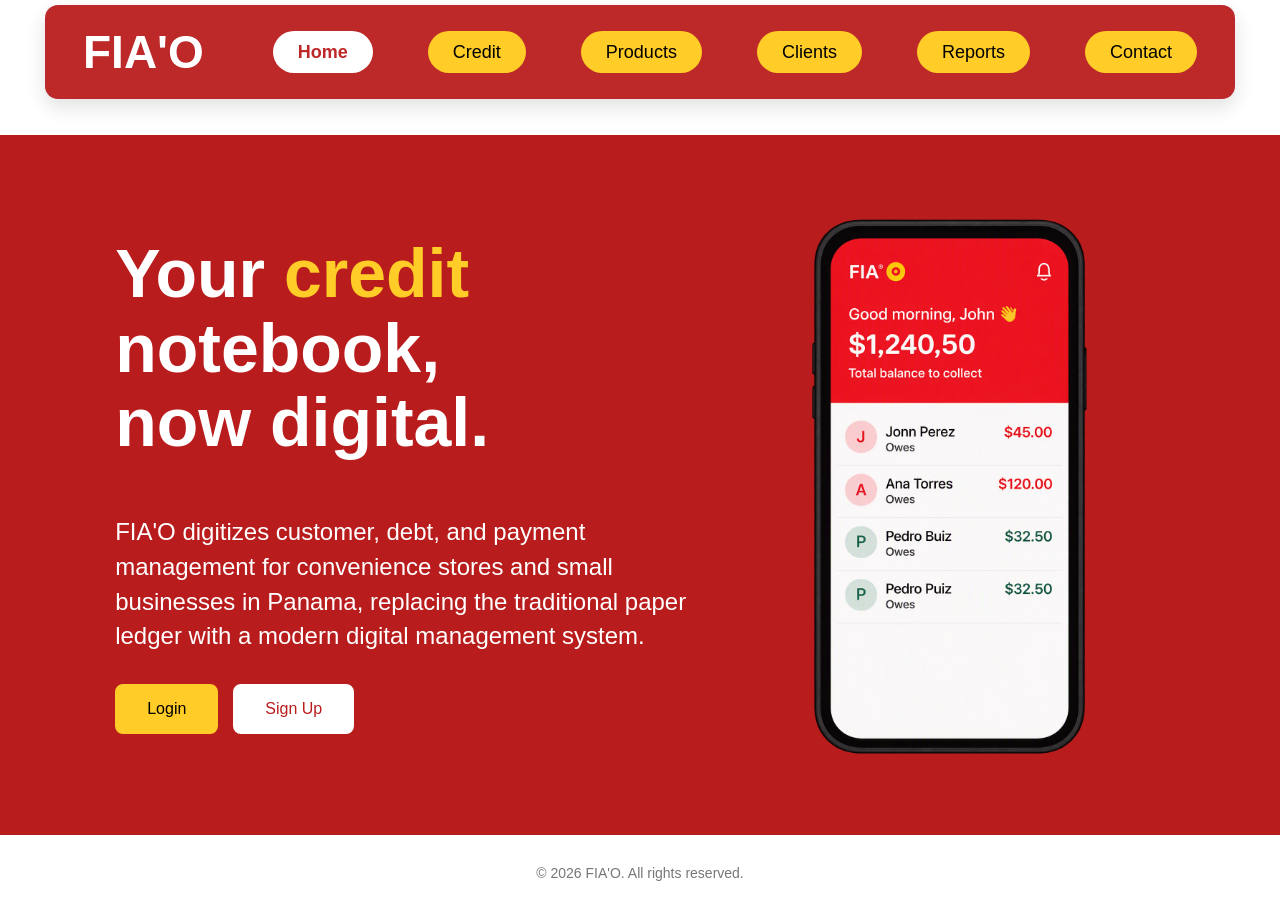
<file: index.html>
<!DOCTYPE html>
<html lang="en">

<head>
    <meta charset="UTF-8">
    <meta name="viewport" content="width=device-width, initial-scale=1.0">

    <title>FIA'O | Your credit notebook, now digital</title>

    <link rel="stylesheet" href="style.css">
</head>

<body>

    <!-- NAVBAR -->
    <nav class="navbar">

        <div class="logo">
            FIA'O
        </div>

        <ul class="menu">
            <li><a href="index.html">Home</a></li>
            <li><a href="credit.html">Credit</a></li>
            <li><a href="products.html">Products</a></li>
            <li><a href="clients.html">Clients</a></li>
            <li><a href="reports.html">Reports</a></li>
            <li><a href="contact.html">Contact</a></li>
        </ul>

    </nav>

    <!-- HERO -->
    <main class="hero">

        <div class="hero-text">

            <h1>
                Your <span>credit</span><br>
                notebook,<br>
                now digital.
            </h1>

            <p>
                FIA'O digitizes customer, debt, and payment management for convenience stores and small businesses in Panama, replacing the traditional paper ledger with a modern digital management system.
            </p>

            <div class="buttons">
                <button class="login" id="loginBtn">Login</button>
                <button class="signup" id="signupBtn">Sign Up</button>
            </div>

        </div>

        <!-- FIA'O IMAGE -->
        <div class="hero-image">
            <img src="FIA'O.png.png" alt="FIA'O mobile app">
        </div>

    </main>

    <!-- REGISTER POPUP -->
    <div class="modal" id="registerModal">

        <div class="modal-content">

            <span class="close" id="closeModal">&times;</span>

            <h2>Create your account</h2>
            <p class="modal-subtitle">Complete the form to get started</p>

            <form id="registerForm">

                <input type="text" placeholder="Full Name" required>

                <input type="email" placeholder="Email Address" required>

                <input type="text" placeholder="Phone Number" required>

                <input type="text" placeholder="Business Name" required>

                <input type="password" placeholder="Password" required>

                <input type="password" placeholder="Confirm Password" required>

                <button type="submit" class="modal-btn">Create My Account</button>

            </form>

        </div>

    </div>

    <!-- FOOTER -->
    <footer>
        <p>© 2026 FIA'O. All rights reserved.</p>
    </footer>

    <script src="script.js"></script>

</body>

</html>
</file>
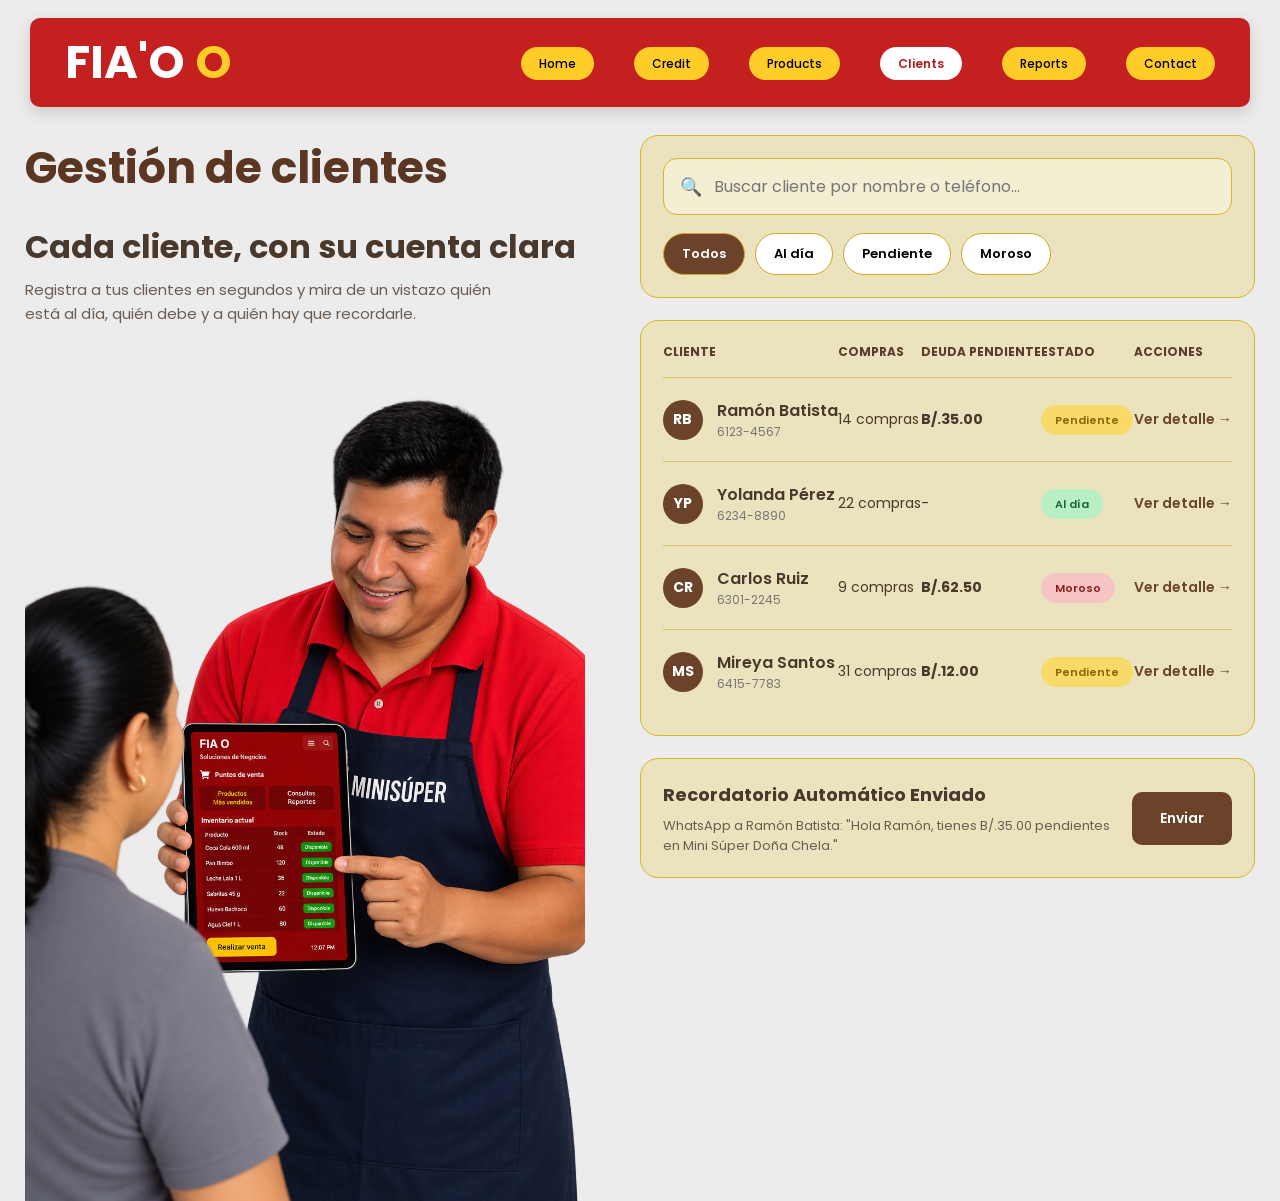
<file: clients.html>
<!DOCTYPE html>
<html lang="en">
<head>
    <meta charset="UTF-8">
    <meta name="viewport" content="width=device-width, initial-scale=1.0">
    <title>FIA'O | Clients</title>

    <!-- Fuente -->
    <link rel="preconnect" href="https://fonts.googleapis.com">
    <link rel="preconnect" href="https://fonts.gstatic.com" crossorigin>
    <link href="https://fonts.googleapis.com/css2?family=Poppins:wght@400;500;600;700;800&display=swap" rel="stylesheet">

    <link rel="stylesheet" href="clients.css">
</head>

<body>

    <!-- NAVBAR -->
    <nav class="navbar">

        <div class="logo">
            FIA'O
        </div>

        <ul class="menu">
            <li><a href="index.html">Home</a></li>
            <li><a href="credit.html">Credit</a></li>
            <li><a href="products.html">Products</a></li>
            <li><a href="clients.html" class="active">Clients</a></li>
            <li><a href="reports.html">Reports</a></li>
            <li><a href="contact.html">Contact</a></li>
        </ul>

    </nav>

    <!-- MAIN -->
    <main class="clients-page">

        <div class="layout">

            <!-- LEFT -->
            <section class="hero">

                <h1>Gestión de clientes</h1>

                <h2>Cada cliente, con su cuenta clara</h2>

                <p>
                    Registra a tus clientes en segundos y mira de un vistazo quién está al día,
                    quién debe y a quién hay que recordarle.
                </p>

                <img src="fiao.pgn.png" alt="FIA'O">

            </section>

            <!-- RIGHT -->
            <section class="panel">

                <!-- SEARCH -->
                <div class="card search-card">

                    <div class="search-box">
                        🔍
                        <input type="text" placeholder="Buscar cliente por nombre o teléfono...">
                    </div>

                    <div class="filters">
                        <button class="selected">Todos</button>
                        <button>Al día</button>
                        <button>Pendiente</button>
                        <button>Moroso</button>
                    </div>

                </div>

                <!-- TABLE -->
                <div class="card table-card">

                    <table>

                        <thead>

                            <tr>
                                <th>CLIENTE</th>
                                <th>COMPRAS</th>
                                <th>DEUDA PENDIENTE</th>
                                <th>ESTADO</th>
                                <th>ACCIONES</th>
                            </tr>

                        </thead>

                        <tbody>

                            <tr>

                                <td class="client-cell">

                                    <div class="avatar">RB</div>

                                    <div>
                                        <strong>Ramón Batista</strong>
                                        <span>6123-4567</span>
                                    </div>

                                </td>

                                <td>14 compras</td>

                                <td><strong>B/.35.00</strong></td>

                                <td><span class="badge pending">Pendiente</span></td>

                                <td><a href="#">Ver detalle →</a></td>

                            </tr>

                            <tr>

                                <td class="client-cell">

                                    <div class="avatar">YP</div>

                                    <div>
                                        <strong>Yolanda Pérez</strong>
                                        <span>6234-8890</span>
                                    </div>

                                </td>

                                <td>22 compras</td>

                                <td>-</td>

                                <td><span class="badge paid">Al día</span></td>

                                <td><a href="#">Ver detalle →</a></td>

                            </tr>

                            <tr>

                                <td class="client-cell">

                                    <div class="avatar">CR</div>

                                    <div>
                                        <strong>Carlos Ruiz</strong>
                                        <span>6301-2245</span>
                                    </div>

                                </td>

                                <td>9 compras</td>

                                <td><strong>B/.62.50</strong></td>

                                <td><span class="badge overdue">Moroso</span></td>

                                <td><a href="#">Ver detalle →</a></td>

                            </tr>

                            <tr>

                                <td class="client-cell">

                                    <div class="avatar">MS</div>

                                    <div>
                                        <strong>Mireya Santos</strong>
                                        <span>6415-7783</span>
                                    </div>

                                </td>

                                <td>31 compras</td>

                                <td><strong>B/.12.00</strong></td>

                                <td><span class="badge pending">Pendiente</span></td>

                                <td><a href="#">Ver detalle →</a></td>

                            </tr>

                        </tbody>

                    </table>

                </div>

                <!-- REMINDER -->
                <div class="card reminder">

                    <div>

                        <h3>Recordatorio Automático Enviado</h3>

                        <p>
                            WhatsApp a Ramón Batista:
                            "Hola Ramón, tienes B/.35.00 pendientes en Mini Súper Doña Chela."
                        </p>

                    </div>

                    <button>Enviar</button>

                </div>

            </section>

        </div>

    </main>

</body>
</html>
</file>
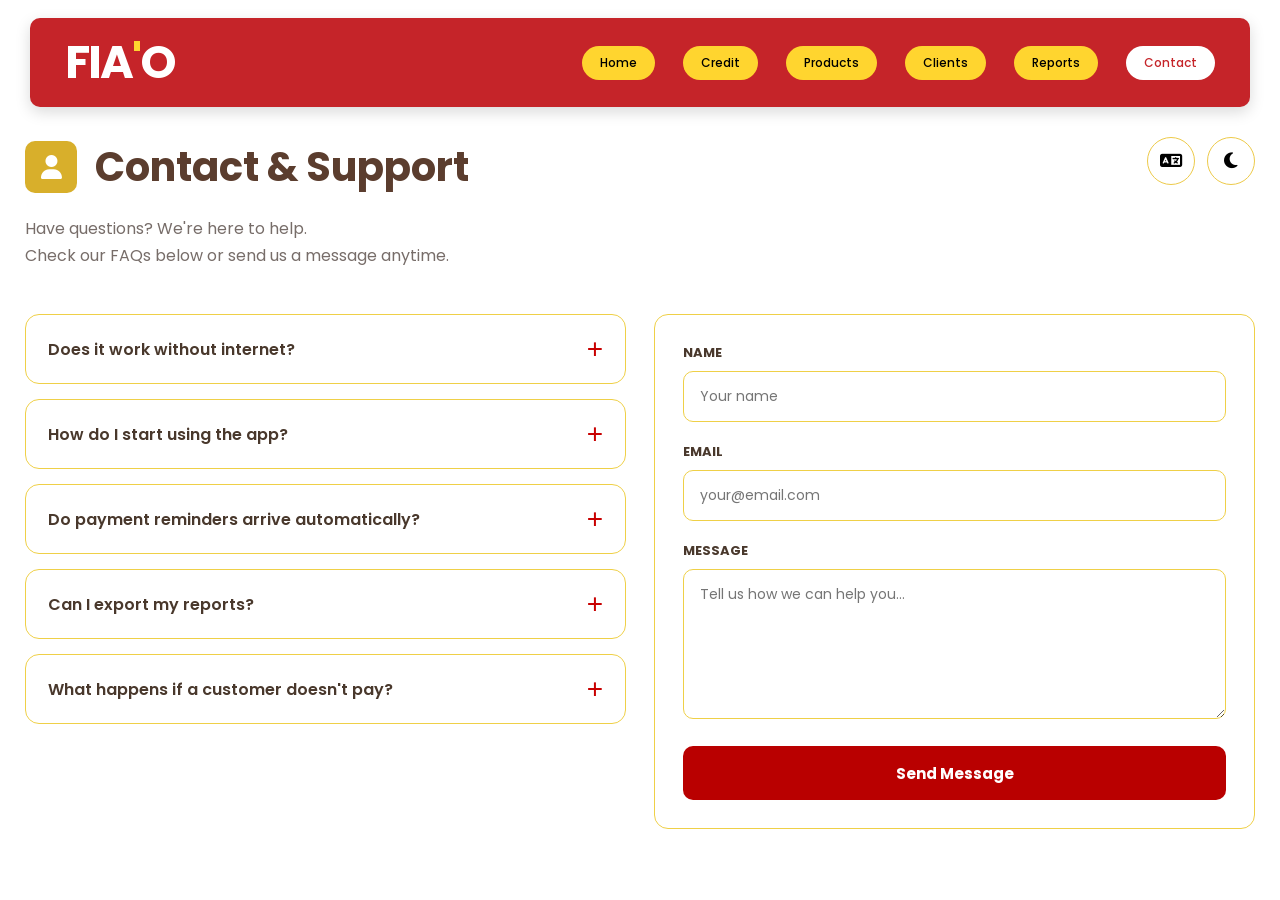
<file: contact.html>
<!DOCTYPE html>
<html lang="en">
<head>
    <meta charset="UTF-8">
    <meta name="viewport" content="width=device-width, initial-scale=1.0">

    <title>FIA'O | Contact & Support</title>

    <link rel="preconnect" href="https://fonts.googleapis.com">
    <link rel="preconnect" href="https://fonts.gstatic.com" crossorigin>

    <link href="https://fonts.googleapis.com/css2?family=Poppins:wght@400;500;600;700;800&display=swap" rel="stylesheet">

    <link rel="stylesheet"
        href="https://cdnjs.cloudflare.com/ajax/libs/font-awesome/6.5.2/css/all.min.css">

    <link rel="stylesheet" href="contact.css">
</head>

<body>

    <!-- NAVBAR -->

    <header class="navbar">

        <div class="logo">FIA<span>'</span>O</div>

        <nav class="nav-links">

            <a href="index.html">Home</a>
            <a href="credit.html">Credit</a>
            <a href="products.html">Products</a>
            <a href="clients.html">Clients</a>
            <a href="reports.html">Reports</a>
            <a href="contact.html" class="active">Contact</a>

        </nav>

    </header>

    <!-- MAIN -->

    <main class="container">

        <div class="top-section">

            <div>

                <div class="title-area">

                    <div class="title-icon">
                        <i class="fa-solid fa-user"></i>
                    </div>

                    <h1>Contact & Support</h1>

                </div>

                <div class="description">
                    Have questions? We're here to help.<br>
                    Check our FAQs below or send us a message anytime.
                </div>

            </div>

            <div class="settings">

                <button class="setting-btn">
                    <i class="fa-solid fa-language"></i>
                </button>

                <button class="setting-btn">
                    <i class="fa-solid fa-moon"></i>
                </button>

            </div>

        </div>

        <section class="content">

            <!-- FAQ -->

            <div class="faq-section">

                <div class="faq-item">
                    <span>Does it work without internet?</span>
                    <button>+</button>
                </div>

                <div class="faq-item">
                    <span>How do I start using the app?</span>
                    <button>+</button>
                </div>

                <div class="faq-item">
                    <span>Do payment reminders arrive automatically?</span>
                    <button>+</button>
                </div>

                <div class="faq-item">
                    <span>Can I export my reports?</span>
                    <button>+</button>
                </div>

                <div class="faq-item">
                    <span>What happens if a customer doesn't pay?</span>
                    <button>+</button>
                </div>

            </div>

            <!-- FORM -->

            <div class="form-section">

                <form>

                    <div class="form-group">
                        <label>NAME</label>
                        <input type="text" placeholder="Your name">
                    </div>

                    <div class="form-group">
                        <label>EMAIL</label>
                        <input type="email" placeholder="your@email.com">
                    </div>

                    <div class="form-group">
                        <label>MESSAGE</label>
                        <textarea placeholder="Tell us how we can help you..."></textarea>
                    </div>

                    <button class="send-btn" type="submit">
                        Send Message
                    </button>

                </form>

            </div>

        </section>

    </main>

</body>
</html>
</file>
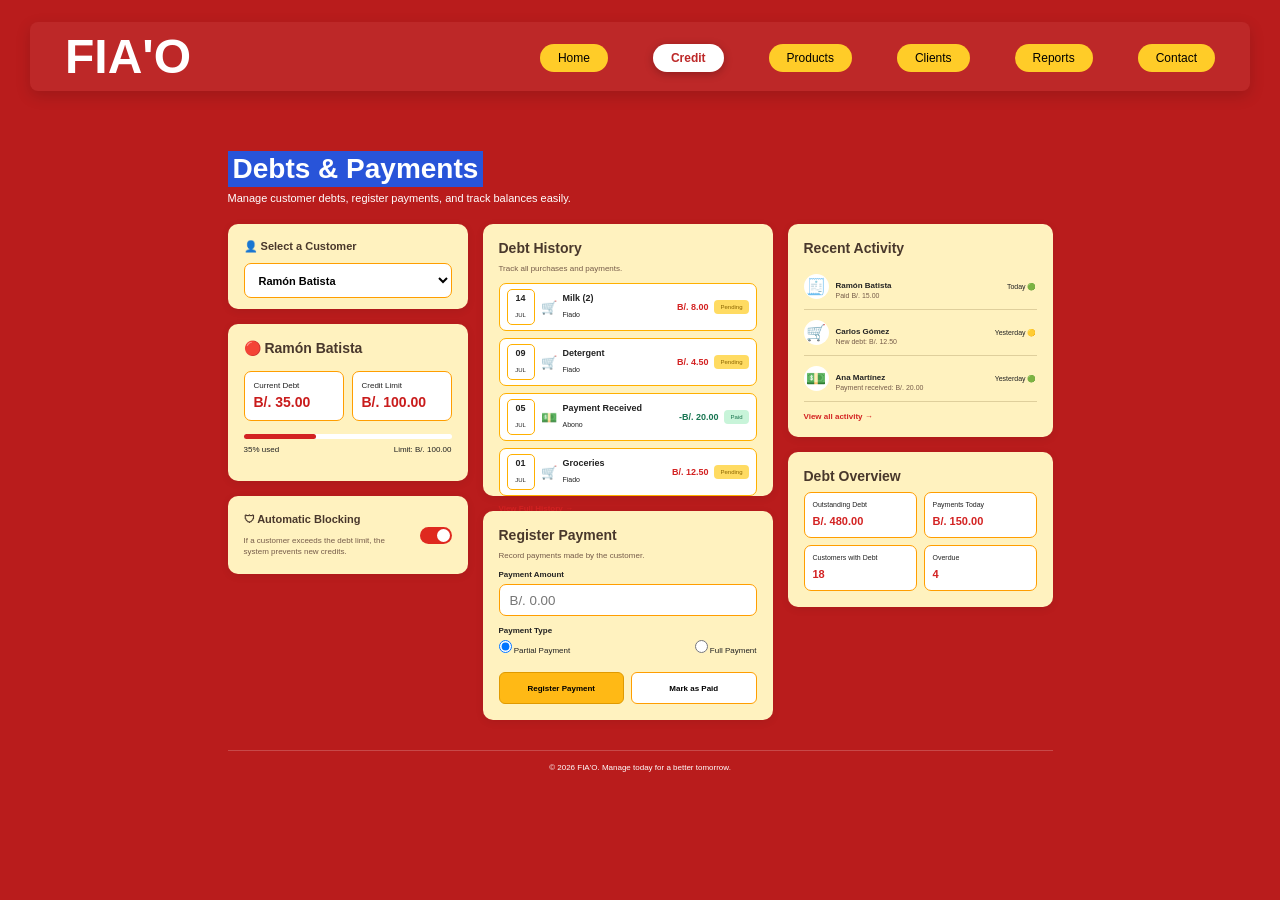
<file: credit.html>
<!DOCTYPE html>
<html lang="en">

<head>
    <meta charset="UTF-8">
    <meta name="viewport" content="width=device-width, initial-scale=1.0">
    <title>FIA'O | Debts & Payments</title>
    <link rel="stylesheet" href="credit.css">
</head>

<body>

    <!-- NAVBAR -->
    <nav class="navbar">

        <div class="logo">
            FIA'O
        </div>

        <ul class="menu">
            <li><a href="index.html">Home</a></li>
            <li><a href="credit.html" class="active">Credit</a></li>
            <li><a href="products.html">Products</a></li>
            <li><a href="clients.html">Clients</a></li>
            <li><a href="reports.html">Reports</a></li>
            <li><a href="contact.html">Contact</a></li>
        </ul>

    </nav>

    <!-- CREDIT PAGE -->
    <main class="credit-page">

        <!-- TITLE -->
        <section class="credit-header">
            <h1>Debts & Payments</h1>

            <p>
                Manage customer debts, register payments, and track balances easily.
            </p>
        </section>

        <!-- DASHBOARD -->
        <section class="dashboard">

            <!-- LEFT COLUMN -->
            <div class="left-column">

                <div class="card customer-select">
                    <h3>👤 Select a Customer</h3>

                    <select>
                        <option>Ramón Batista</option>
                        <option>Carlos Gómez</option>
                        <option>Ana Martínez</option>
                    </select>
                </div>

                <div class="card customer-info">

                    <h2>🔴 Ramón Batista</h2>

                    <div class="info-boxes">

                        <div class="info-box">
                            <span>Current Debt</span>
                            <strong>B/. 35.00</strong>
                        </div>

                        <div class="info-box">
                            <span>Credit Limit</span>
                            <strong>B/. 100.00</strong>
                        </div>

                    </div>

                    <div class="progress">
                        <div class="progress-bar"></div>
                    </div>

                    <div class="limit-text">
                        <span>35% used</span>
                        <span>Limit: B/. 100.00</span>
                    </div>

                </div>

                <div class="card blocking">

                    <div>
                        <h3>🛡 Automatic Blocking</h3>

                        <p>
                            If a customer exceeds the debt limit, the system prevents new credits.
                        </p>
                    </div>

                    <div class="toggle">
                        <div></div>
                    </div>

                </div>

            </div>

            <!-- CENTER COLUMN -->
            <div class="center-column">

                <div class="card debt-history">

                    <h2>Debt History</h2>

                    <p class="small-text">
                        Track all purchases and payments.
                    </p>

                    <div class="history-list">

                        <div class="history-item">

                            <div class="date">
                                <strong>14</strong>
                                <span>JUL</span>
                            </div>

                            <div class="history-icon">🛒</div>

                            <div class="history-name">
                                <strong>Milk (2)</strong>
                                <span>Fiado</span>
                            </div>

                            <strong class="amount red">B/. 8.00</strong>

                            <span class="status pending">Pending</span>

                        </div>

                        <div class="history-item">

                            <div class="date">
                                <strong>09</strong>
                                <span>JUL</span>
                            </div>

                            <div class="history-icon">🛒</div>

                            <div class="history-name">
                                <strong>Detergent</strong>
                                <span>Fiado</span>
                            </div>

                            <strong class="amount red">B/. 4.50</strong>

                            <span class="status pending">Pending</span>

                        </div>

                        <div class="history-item">

                            <div class="date">
                                <strong>05</strong>
                                <span>JUL</span>
                            </div>

                            <div class="history-icon">💵</div>

                            <div class="history-name">
                                <strong>Payment Received</strong>
                                <span>Abono</span>
                            </div>

                            <strong class="amount green">-B/. 20.00</strong>

                            <span class="status paid">Paid</span>

                        </div>

                        <div class="history-item">

                            <div class="date">
                                <strong>01</strong>
                                <span>JUL</span>
                            </div>

                            <div class="history-icon">🛒</div>

                            <div class="history-name">
                                <strong>Groceries</strong>
                                <span>Fiado</span>
                            </div>

                            <strong class="amount red">B/. 12.50</strong>

                            <span class="status pending">Pending</span>

                        </div>

                    </div>

                    <button class="history-button">View Full History →</button>

                </div>

                <div class="card register-payment">

                    <h2>Register Payment</h2>

                    <p class="small-text">
                        Record payments made by the customer.
                    </p>

                    <label>Payment Amount</label>

                    <input type="text" placeholder="B/. 0.00">

                    <label>Payment Type</label>

                    <div class="payment-types">

                        <label>
                            <input type="radio" name="payment" checked>
                            Partial Payment
                        </label>

                        <label>
                            <input type="radio" name="payment">
                            Full Payment
                        </label>

                    </div>

                    <div class="payment-buttons">

                        <button class="register-button">
                            Register Payment
                        </button>

                        <button class="paid-button">
                            Mark as Paid
                        </button>

                    </div>

                </div>

            </div>

            <!-- RIGHT COLUMN -->
            <div class="right-column">

                <div class="card recent">

                    <h2>Recent Activity</h2>

                    <div class="activity">

                        <div class="activity-item">

                            <div class="activity-icon">🧾</div>

                            <div>
                                <strong>Ramón Batista</strong>
                                <p>Paid B/. 15.00</p>
                            </div>

                            <span class="activity-time">Today 🟢</span>

                        </div>

                        <div class="activity-item">

                            <div class="activity-icon">🛒</div>

                            <div>
                                <strong>Carlos Gómez</strong>
                                <p>New debt: B/. 12.50</p>
                            </div>

                            <span class="activity-time">Yesterday 🟡</span>

                        </div>

                        <div class="activity-item">

                            <div class="activity-icon">💵</div>

                            <div>
                                <strong>Ana Martínez</strong>
                                <p>Payment received: B/. 20.00</p>
                            </div>

                            <span class="activity-time">Yesterday 🟢</span>

                        </div>

                    </div>

                    <a href="#" class="activity-link">
                        View all activity →
                    </a>

                </div>

                <div class="card overview">

                    <h2>Debt Overview</h2>

                    <div class="overview-grid">

                        <div class="overview-box">
                            <span>Outstanding Debt</span>
                            <strong>B/. 480.00</strong>
                        </div>

                        <div class="overview-box">
                            <span>Payments Today</span>
                            <strong>B/. 150.00</strong>
                        </div>

                        <div class="overview-box">
                            <span>Customers with Debt</span>
                            <strong>18</strong>
                        </div>

                        <div class="overview-box">
                            <span>Overdue</span>
                            <strong>4</strong>
                        </div>

                    </div>

                </div>

            </div>

        </section>

    </main>

    <footer>
        <p>© 2026 FIA'O. Manage today for a better tomorrow.</p>
    </footer>

</body>

</html>
</file>
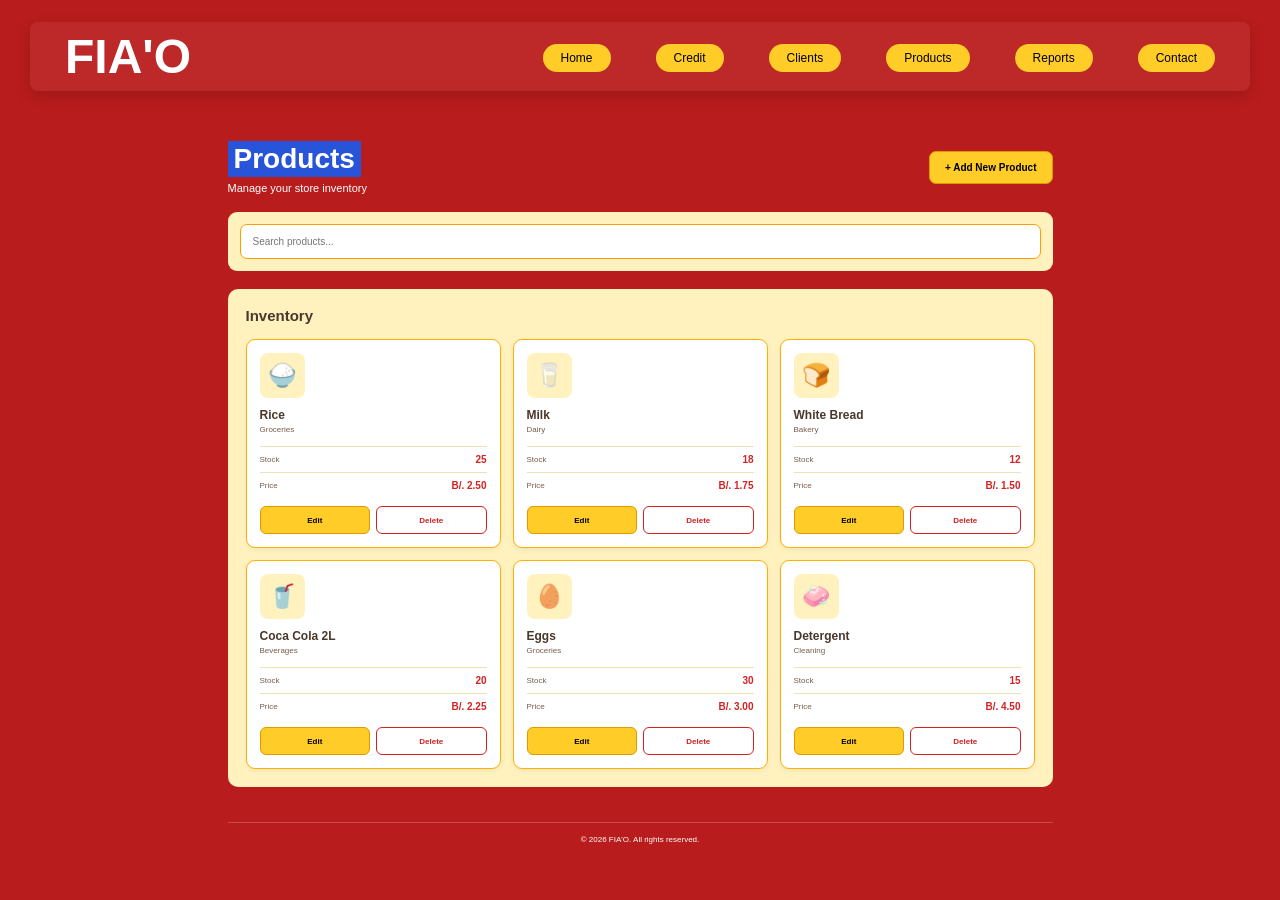
<file: products.html>
<!DOCTYPE html>
<html lang="en">

<head>
    <meta charset="UTF-8">
    <meta name="viewport" content="width=device-width, initial-scale=1.0">

    <title>FIA'O | Products</title>

    <link rel="stylesheet" href="products.css">
</head>

<body>

    <!-- NAVBAR -->
    <nav class="navbar">

        <div class="logo">
            FIA'O
        </div>

        <ul class="menu">
            <li><a href="index.html">Home</a></li>
            <li><a href="credit.html">Credit</a></li>
            <li><a href="#">Clients</a></li>
            <li><a href="products.html">Products</a></li>
            <li><a href="#">Reports</a></li>
            <li><a href="#">Contact</a></li>
        </ul>

    </nav>


    <!-- PRODUCTS PAGE -->
    <main class="products-page">

        <!-- HEADER -->
        <div class="products-header">

            <div>
                <h1>Products</h1>
                <p>Manage your store inventory</p>
            </div>

            <button class="add-product">
                + Add New Product
            </button>

        </div>


        <!-- SEARCH -->
        <div class="search-box">
            <input
                type="text"
                placeholder="Search products..."
            >
        </div>


        <!-- INVENTORY -->
        <section class="inventory">

            <h2>Inventory</h2>

            <div class="product-grid">


                <!-- PRODUCT 1 -->
                <div class="product-card">

                    <div class="product-icon">
                        🍚
                    </div>

                    <h3>Rice</h3>

                    <p class="category">
                        Groceries
                    </p>

                    <div class="product-info">
                        <span>Stock</span>
                        <strong>25</strong>
                    </div>

                    <div class="product-info">
                        <span>Price</span>
                        <strong>B/. 2.50</strong>
                    </div>

                    <div class="product-actions">
                        <button class="edit">
                            Edit
                        </button>

                        <button class="delete">
                            Delete
                        </button>
                    </div>

                </div>


                <!-- PRODUCT 2 -->
                <div class="product-card">

                    <div class="product-icon">
                        🥛
                    </div>

                    <h3>Milk</h3>

                    <p class="category">
                        Dairy
                    </p>

                    <div class="product-info">
                        <span>Stock</span>
                        <strong>18</strong>
                    </div>

                    <div class="product-info">
                        <span>Price</span>
                        <strong>B/. 1.75</strong>
                    </div>

                    <div class="product-actions">
                        <button class="edit">
                            Edit
                        </button>

                        <button class="delete">
                            Delete
                        </button>
                    </div>

                </div>


                <!-- PRODUCT 3 -->
                <div class="product-card">

                    <div class="product-icon">
                        🍞
                    </div>

                    <h3>White Bread</h3>

                    <p class="category">
                        Bakery
                    </p>

                    <div class="product-info">
                        <span>Stock</span>
                        <strong>12</strong>
                    </div>

                    <div class="product-info">
                        <span>Price</span>
                        <strong>B/. 1.50</strong>
                    </div>

                    <div class="product-actions">
                        <button class="edit">
                            Edit
                        </button>

                        <button class="delete">
                            Delete
                        </button>
                    </div>

                </div>


                <!-- PRODUCT 4 -->
                <div class="product-card">

                    <div class="product-icon">
                        🥤
                    </div>

                    <h3>Coca Cola 2L</h3>

                    <p class="category">
                        Beverages
                    </p>

                    <div class="product-info">
                        <span>Stock</span>
                        <strong>20</strong>
                    </div>

                    <div class="product-info">
                        <span>Price</span>
                        <strong>B/. 2.25</strong>
                    </div>

                    <div class="product-actions">
                        <button class="edit">
                            Edit
                        </button>

                        <button class="delete">
                            Delete
                        </button>
                    </div>

                </div>


                <!-- PRODUCT 5 -->
                <div class="product-card">

                    <div class="product-icon">
                        🥚
                    </div>

                    <h3>Eggs</h3>

                    <p class="category">
                        Groceries
                    </p>

                    <div class="product-info">
                        <span>Stock</span>
                        <strong>30</strong>
                    </div>

                    <div class="product-info">
                        <span>Price</span>
                        <strong>B/. 3.00</strong>
                    </div>

                    <div class="product-actions">
                        <button class="edit">
                            Edit
                        </button>

                        <button class="delete">
                            Delete
                        </button>
                    </div>

                </div>


                <!-- PRODUCT 6 -->
                <div class="product-card">

                    <div class="product-icon">
                        🧼
                    </div>

                    <h3>Detergent</h3>

                    <p class="category">
                        Cleaning
                    </p>

                    <div class="product-info">
                        <span>Stock</span>
                        <strong>15</strong>
                    </div>

                    <div class="product-info">
                        <span>Price</span>
                        <strong>B/. 4.50</strong>
                    </div>

                    <div class="product-actions">
                        <button class="edit">
                            Edit
                        </button>

                        <button class="delete">
                            Delete
                        </button>
                    </div>

                </div>

            </div>

        </section>

    </main>


    <!-- FOOTER -->
    <footer>
        <p>© 2026 FIA'O. All rights reserved.</p>
    </footer>

</body>

</html>
</file>
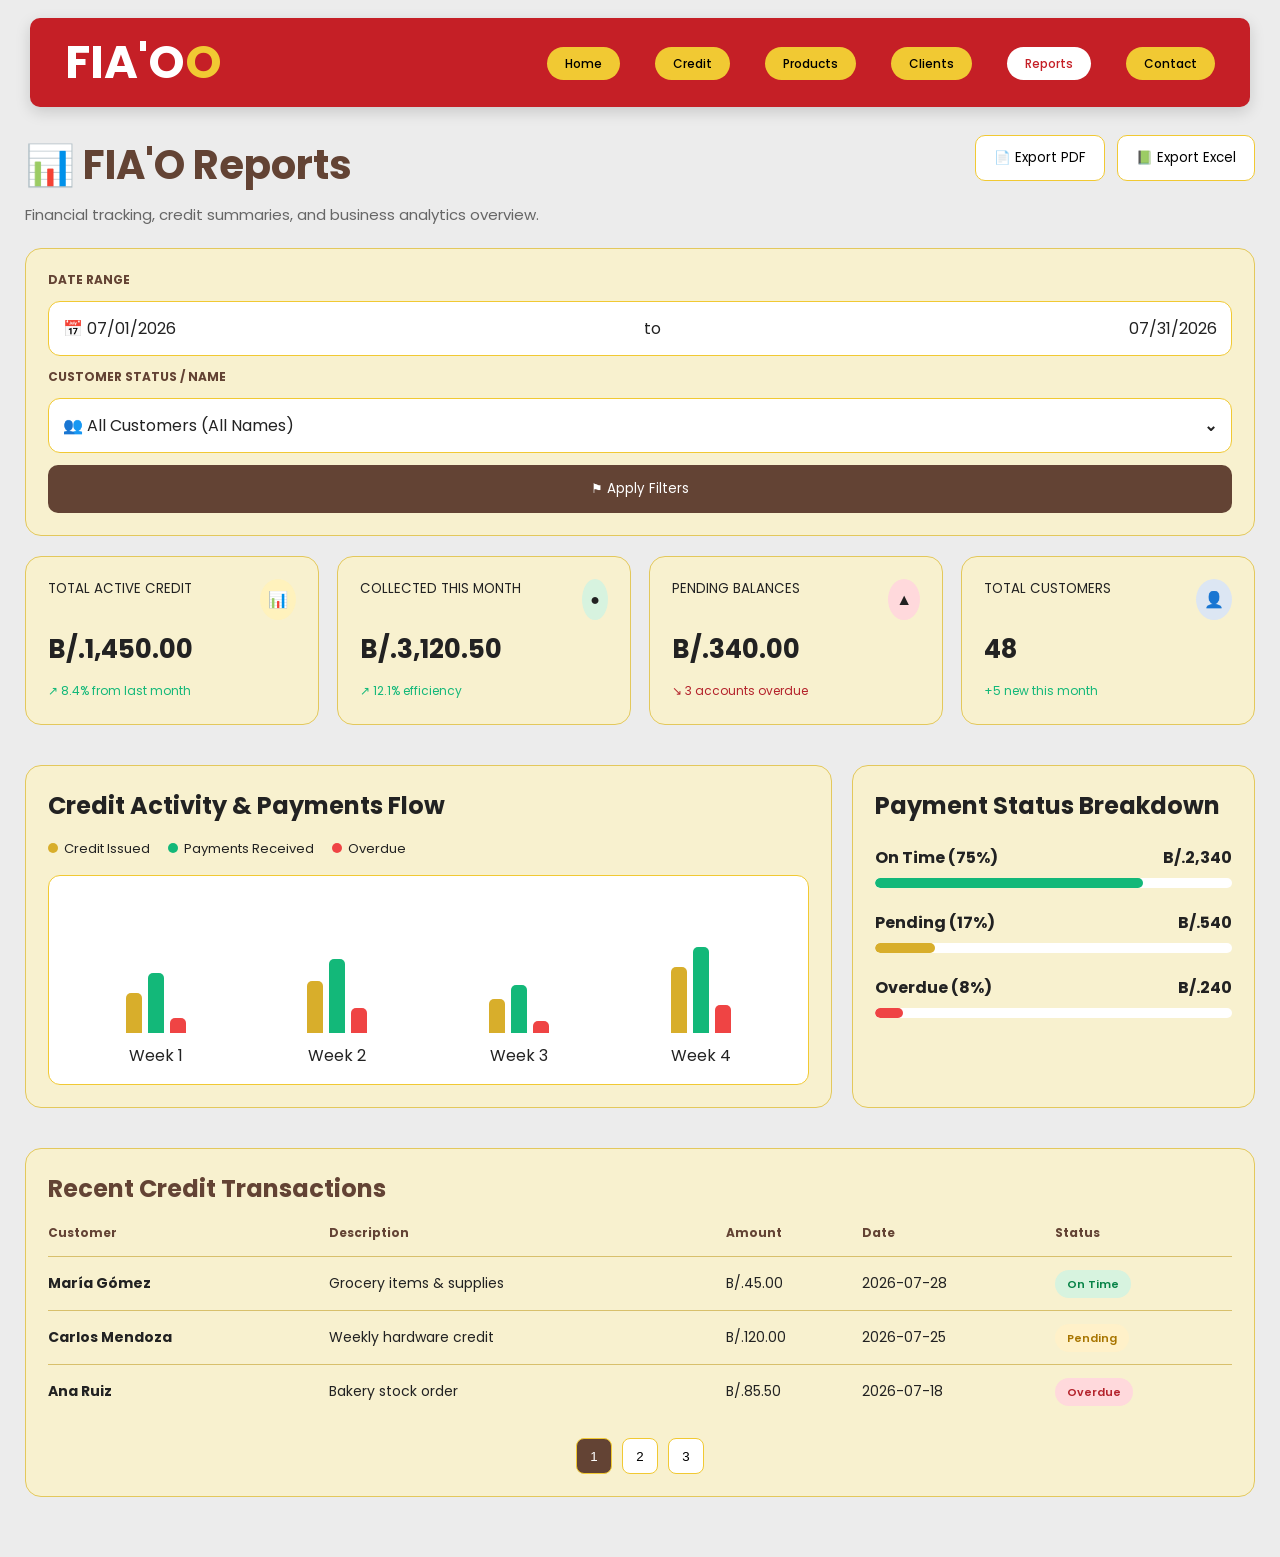
<file: reports.html>
<!DOCTYPE html>
<html lang="en">
<head>
<meta charset="UTF-8">
<meta name="viewport" content="width=device-width, initial-scale=1.0">

<title>FIA'O | Reports</title>

<link rel="preconnect" href="https://fonts.googleapis.com">
<link rel="preconnect" href="https://fonts.gstatic.com" crossorigin>
<link href="https://fonts.googleapis.com/css2?family=Poppins:wght@400;500;600;700;800&display=swap" rel="stylesheet">

<link rel="stylesheet" href="reports.css">

</head>

<body>

<nav class="navbar">

<div class="logo">FIA'O</div>

<ul class="menu">
<li><a href="index.html">Home</a></li>
<li><a href="credit.html">Credit</a></li>
<li><a href="products.html">Products</a></li>
<li><a href="clients.html">Clients</a></li>
<li><a href="reports.html" class="active">Reports</a></li>
<li><a href="contact.html">Contact</a></li>
</ul>

</nav>

<main class="container">

<section class="page-heading">

<div>

<h1>📊 FIA'O Reports</h1>

<p>Financial tracking, credit summaries, and business analytics overview.</p>

</div>

<div class="export-buttons">

<button>📄 Export PDF</button>

<button>📗 Export Excel</button>

</div>

</section>

<section class="filters card">

<label>DATE RANGE</label>

<div class="date-row">
<div>📅 07/01/2026</div>
<span>to</span>
<div>07/31/2026</div>
</div>

<label>CUSTOMER STATUS / NAME</label>

<div class="select-row">
<span>👥 All Customers (All Names)</span>
<b>⌄</b>
</div>

<button class="apply">⚑ Apply Filters</button>

</section>

<section class="stats">

<article class="stat card">

<div class="stat-top">
<small>TOTAL ACTIVE CREDIT</small>
<span class="icon">📊</span>
</div>

<strong>B/.1,450.00</strong>

<em>↗ 8.4% from last month</em>

</article>

<article class="stat card">

<div class="stat-top">
<small>COLLECTED THIS MONTH</small>
<span class="icon green">●</span>
</div>

<strong>B/.3,120.50</strong>

<em>↗ 12.1% efficiency</em>

</article>

<article class="stat card">

<div class="stat-top">
<small>PENDING BALANCES</small>
<span class="icon red">▲</span>
</div>

<strong>B/.340.00</strong>

<em class="danger">↘ 3 accounts overdue</em>

</article>

<article class="stat card">

<div class="stat-top">
<small>TOTAL CUSTOMERS</small>
<span class="icon blue">👤</span>
</div>

<strong>48</strong>

<em>+5 new this month</em>

</article>

</section>

<section class="analytics">

<article class="chart-card card">

<h2>Credit Activity & Payments Flow</h2>

<div class="legend">

<span><i class="dot gold"></i>Credit Issued</span>
<span><i class="dot green"></i>Payments Received</span>
<span><i class="dot red"></i>Overdue</span>

</div>

<div class="chart">

<div class="group">
<div class="bars">
<i class="bar gold" style="height:40px"></i>
<i class="bar green" style="height:60px"></i>
<i class="bar red" style="height:15px"></i>
</div>
<span>Week 1</span>
</div>

<div class="group">
<div class="bars">
<i class="bar gold" style="height:52px"></i>
<i class="bar green" style="height:74px"></i>
<i class="bar red" style="height:25px"></i>
</div>
<span>Week 2</span>
</div>

<div class="group">
<div class="bars">
<i class="bar gold" style="height:34px"></i>
<i class="bar green" style="height:48px"></i>
<i class="bar red" style="height:12px"></i>
</div>
<span>Week 3</span>
</div>

<div class="group">
<div class="bars">
<i class="bar gold" style="height:66px"></i>
<i class="bar green" style="height:86px"></i>
<i class="bar red" style="height:28px"></i>
</div>
<span>Week 4</span>
</div>

</div>

</article>

<article class="payment-card card">

<h2>Payment Status Breakdown</h2>

<div class="payment-item">
<div><b>On Time (75%)</b><strong>B/.2,340</strong></div>
<div class="progress"><span class="p-green" style="width:75%"></span></div>
</div>

<div class="payment-item">
<div><b>Pending (17%)</b><strong>B/.540</strong></div>
<div class="progress"><span class="p-gold" style="width:17%"></span></div>
</div>

<div class="payment-item">
<div><b>Overdue (8%)</b><strong>B/.240</strong></div>
<div class="progress"><span class="p-red" style="width:8%"></span></div>
</div>

</article>

</section>

<section class="transactions card">

<h2>Recent Credit Transactions</h2>

<div class="table-wrap">

<table>

<thead>
<tr>
<th>Customer</th>
<th>Description</th>
<th>Amount</th>
<th>Date</th>
<th>Status</th>
</tr>
</thead>

<tbody>

<tr>
<td><strong>María Gómez</strong></td>
<td>Grocery items & supplies</td>
<td>B/.45.00</td>
<td>2026-07-28</td>
<td><span class="badge ontime">On Time</span></td>
</tr>

<tr>
<td><strong>Carlos Mendoza</strong></td>
<td>Weekly hardware credit</td>
<td>B/.120.00</td>
<td>2026-07-25</td>
<td><span class="badge pending">Pending</span></td>
</tr>

<tr>
<td><strong>Ana Ruiz</strong></td>
<td>Bakery stock order</td>
<td>B/.85.50</td>
<td>2026-07-18</td>
<td><span class="badge overdue">Overdue</span></td>
</tr>

</tbody>

</table>

</div>

<div class="pagination">

<button class="current">1</button>
<button>2</button>
<button>3</button>

</div>

</section>

</main>

</body>
</html>
</file>
<file: style.css>
/* ==============================
   GENERAL
============================== */

* {
    margin: 0;
    padding: 0;
    box-sizing: border-box;
}

body {
    font-family: Arial, sans-serif;
    background-color: #ffffff;
    color: #222;
}


/* ==============================
   NAVBAR
============================== */

.navbar {
    width: calc(100% - 90px);
    margin: 5px auto 36px auto;
    display: flex;
    justify-content: space-between;
    align-items: center;
    padding: 20px 38px;
    background-color: #bd2828;
    border-radius: 13px;
    box-shadow: 0 8px 20px rgba(0, 0, 0, 0.12);
}

.logo {
    font-size: 46px;
    font-weight: bold;
    color: #ffffff;
}

.logo span {
    color: #ffcc28;
}

.menu {
    display: flex;
    list-style: none;
    gap: 55px;
    align-items: center;
}

.menu a {
    text-decoration: none;
    color: #000000;
    font-size: 18px;
    background-color: #ffcc28;
    padding: 11px 25px;
    border-radius: 30px;
    transition: 0.2s;
}

.menu a:hover {
    background-color: #ffffff;
}


/* BOTÓN ACTIVO DEL MENÚ */

.menu a.active {
    background-color: #ffffff;
    color: #bd2828;
    font-weight: 600;
}


/* ==============================
   HERO
============================== */

.hero {
    min-height: 700px;
    display: flex;
    align-items: center;
    justify-content: space-between;
    padding: 70px 9%;
    gap: 40px;
    background-color: #b91c1c;
    overflow: hidden;
}

.hero-text {
    max-width: 700px;
}

.hero-text h1 {
    font-size: 68px;
    line-height: 1.1;
    margin-bottom: 55px;
    color: #ffffff;
}

.hero-text h1 span {
    color: #ffcc28;
}

.hero-text p {
    font-size: 24px;
    line-height: 1.45;
    color: #ffffff;
    margin-bottom: 30px;
}


/* ==============================
   BUTTONS
============================== */

.buttons {
    display: flex;
    gap: 15px;
}

button {
    padding: 14px 30px;
    border-radius: 8px;
    font-size: 16px;
    cursor: pointer;
    transition: 0.2s;
}

.login {
    background-color: #ffcc28;
    color: #000000;
    border: 2px solid #ffcc28;
}

.signup {
    background-color: white;
    color: #b91c1c;
    border: 2px solid white;
}

.login:hover {
    background-color: #ffffff;
}

.signup:hover {
    background-color: #ffcc28;
}


/* ==============================
   IMAGE
============================== */

.hero-image {
    width: 430px;
    height: 550px;
    flex-shrink: 0;

    display: flex;
    justify-content: center;
    align-items: center;
}

.hero-image img {
    width: 100%;
    height: 100%;
    object-fit: contain;
    display: block;
}


/* ==============================
   REGISTER POPUP
============================== */

.modal {
    display: none;
    position: fixed;
    inset: 0;
    background-color: rgba(0, 0, 0, 0.60);

    justify-content: center;
    align-items: center;

    z-index: 9999;
}


/* Cuando JavaScript agrega "active",
   el popup aparece */

.modal.active {
    display: flex;
}


/* CAJA DEL FORMULARIO */

.modal-content {
    width: 430px;
    max-width: 90%;
    max-height: 90vh;

    background-color: #f5f5f5;

    padding: 35px;
    border-radius: 22px;

    position: relative;

    box-shadow: 0 15px 40px rgba(0, 0, 0, 0.30);

    overflow-y: auto;
}


/* TÍTULO */

.modal-content h2 {
    color: #bd2828;
    font-size: 28px;
    margin-bottom: 8px;
}


/* SUBTÍTULO */

.modal-subtitle {
    color: #666666;
    font-size: 15px;
    margin-bottom: 22px;
}


/* BOTÓN X */

.close {
    position: absolute;
    top: 12px;
    right: 18px;

    font-size: 32px;
    font-weight: bold;

    color: #bd2828;

    cursor: pointer;

    line-height: 1;

    transition: 0.2s;
}

.close:hover {
    color: #ffcc28;
}


/* FORMULARIO DEL POPUP */

.modal-content form {
    display: flex;
    flex-direction: column;
    gap: 12px;
}


/* INPUTS */

.modal-content input {
    width: 100%;

    padding: 13px 14px;

    border: 1px solid #d3d3d3;
    border-radius: 8px;

    outline: none;

    font-size: 15px;

    background-color: #ffffff;
}


/* INPUT SELECCIONADO */

.modal-content input:focus {
    border-color: #bd2828;
    box-shadow: 0 0 0 2px rgba(189, 40, 40, 0.10);
}


/* BOTÓN CREAR CUENTA */

.modal-btn {
    width: 100%;

    margin-top: 8px;

    padding: 14px;

    border: none;
    border-radius: 8px;

    background-color: #ffcc28;
    color: #000000;

    font-size: 16px;
    font-weight: bold;

    cursor: pointer;

    transition: 0.2s;
}

.modal-btn:hover {
    background-color: #e8b600;
}


/* ==============================
   FOOTER
============================== */

footer {
    text-align: center;
    padding: 30px;
    color: #777;
    font-size: 14px;
}


/* ==============================
   RESPONSIVE
============================== */

@media (max-width: 1100px) {

    .navbar {
        width: calc(100% - 30px);
        padding: 15px 20px;
    }

    .menu {
        gap: 15px;
    }

    .menu a {
        font-size: 14px;
        padding: 9px 15px;
    }

    .hero {
        flex-direction: column;
        min-height: auto;
        padding: 60px 7%;
    }

    .hero-text {
        max-width: 100%;
    }

    .hero-text h1 {
        font-size: 55px;
    }

    .hero-text p {
        font-size: 20px;
    }

    .hero-image {
        width: 350px;
        height: 450px;
    }
}


/* ==============================
   MOBILE
============================== */

@media (max-width: 700px) {

    .navbar {
        margin: 5px auto 20px auto;
    }

    .logo {
        font-size: 34px;
    }

    .menu {
        display: none;
    }

    .hero {
        padding: 45px 25px;
    }

    .hero-text h1 {
        font-size: 45px;
        margin-bottom: 35px;
    }

    .hero-text p {
        font-size: 18px;
    }

    .hero-image {
        width: 280px;
        height: 360px;
    }

    .modal-content {
        padding: 30px 25px;
    }
}
</file>
<file: clients.css>
/* =========================
   GENERAL
========================= */

*{
    margin:0;
    padding:0;
    box-sizing:border-box;
}

body{
    font-family:'Poppins',sans-serif;
    background:#ececec;
    color:#49382c;
}

/* =========================
   NAVBAR
========================= */

.navbar{
    width:calc(100% - 60px);
    margin:18px auto 28px;
    display:flex;
    justify-content:space-between;
    align-items:center;
    padding:10px 35px;
    background:#c42020;
    border-radius:10px;
    box-shadow:0 5px 15px rgba(0,0,0,.15);
}

.logo{
    font-size:46px;
    font-weight:700;
    color:white;
}

.logo::after{
    content:"O";
    color:#ffcc28;
}

.menu{
    list-style:none;
    display:flex;
    gap:40px;
    align-items:center;
}

.menu a{
    text-decoration:none;
    background:#ffcc28;
    color:black;
    font-size:12px;
    font-weight:500;
    padding:8px 18px;
    border-radius:20px;
    transition:.25s;
}

.menu a:hover{
    background:white;
    color:#b71c1c;
}

.menu a.active{
    background:white;
    color:#b71c1c;
    font-weight:600;
}

/* =========================
   MAIN
========================= */

.clients-page{
    width:100%;
    max-width:1360px;
    margin:auto;
    padding:0 25px;
}

.layout{
    display:grid;
    grid-template-columns:1fr 1.1fr;
    gap:55px;
    align-items:start;
}

/* =========================
   LEFT SIDE
========================= */

.hero h1{
    font-size:44px;
    font-weight:700;
    color:#5b3723;
    margin-bottom:28px;
}

.hero h2{
    font-size:32px;
    font-weight:700;
    line-height:1.2;
    margin-bottom:12px;
}

.hero p{
    font-size:15px;
    color:#6c5b50;
    line-height:1.6;
    max-width:500px;
}

.hero img{
    width:100%;
    max-width:720px;
    display:block;
    margin:35px auto 0;
}

/* =========================
   CARDS
========================= */

.card{
    background:#ebe3bd;
    border:1px solid #d9b628;
    border-radius:18px;
    padding:22px;
    margin-bottom:22px;
}

/* =========================
   SEARCH
========================= */

.search-box{
    display:flex;
    align-items:center;
    gap:12px;
    background:#f4eed3;
    border:1px solid #d9b628;
    border-radius:14px;
    padding:14px 16px;
    margin-bottom:18px;
    font-size:18px;
}

.search-box input{
    width:100%;
    border:none;
    background:transparent;
    outline:none;
    font-family:'Poppins',sans-serif;
    font-size:16px;
}

.filters{
    display:flex;
    gap:10px;
    flex-wrap:wrap;
}

.filters button{
    background:white;
    border:1px solid #d3a625;
    border-radius:22px;
    padding:10px 18px;
    font-size:13px;
    font-family:'Poppins',sans-serif;
    font-weight:600;
    cursor:pointer;
}

.filters .selected{
    background:#6a432a;
    color:white;
}

/* =========================
   TABLE
========================= */

table{
    width:100%;
    border-collapse:collapse;
}

thead th{
    text-align:left;
    font-size:12px;
    color:#5a3c2b;
    padding-bottom:16px;
}

tbody tr{
    border-top:1px solid #d8c06c;
}

td{
    padding:20px 0;
    font-size:14px;
    vertical-align:middle;
}

.client-cell{
    display:flex;
    align-items:center;
    gap:14px;
}

.avatar{
    width:40px;
    height:40px;
    border-radius:50%;
    background:#6a432a;
    color:white;
    display:flex;
    justify-content:center;
    align-items:center;
    font-size:14px;
    font-weight:700;
}

.client-cell strong{
    display:block;
    font-size:16px;
    font-weight:600;
}

.client-cell span{
    display:block;
    font-size:12px;
    color:#777;
}

/* =========================
   BADGES
========================= */

.badge{
    padding:7px 14px;
    border-radius:18px;
    font-size:11px;
    font-weight:600;
}

.pending{
    background:#f8d96a;
    color:#8b6500;
}

.paid{
    background:#b8efc3;
    color:#17653b;
}

.overdue{
    background:#f5c4c4;
    color:#8b1d1d;
}

/* =========================
   LINKS
========================= */

td a{
    text-decoration:none;
    color:#6a432a;
    font-weight:600;
}

/* =========================
   REMINDER
========================= */

.reminder{
    display:flex;
    justify-content:space-between;
    align-items:center;
    gap:20px;
}

.reminder h3{
    font-size:18px;
    font-weight:700;
    margin-bottom:8px;
}

.reminder p{
    font-size:13px;
    color:#6c5b50;
    line-height:1.5;
}

.reminder button{
    background:#6a432a;
    color:white;
    border:none;
    padding:16px 28px;
    border-radius:10px;
    font-family:'Poppins',sans-serif;
    font-size:14px;
    font-weight:600;
    cursor:pointer;
}

.reminder button:hover{
    background:#52301d;
}

/* =========================
   RESPONSIVE
========================= */

@media(max-width:1100px){

    .layout{
        grid-template-columns:1fr;
    }

    .hero{
        text-align:center;
    }

    .hero p{
        margin:0 auto;
    }

    .hero img{
        max-width:520px;
    }

    .navbar{
        flex-direction:column;
        gap:15px;
    }

    .menu{
        flex-wrap:wrap;
        justify-content:center;
        gap:12px;
    }

}
</file>
<file: contact.css>
/* =========================
   GENERAL
========================= */

*{
    margin:0;
    padding:0;
    box-sizing:border-box;
}

:root{
    --red:#c52429;
    --gold:#ffd52f;
    --cream:#fff8e3;
    --brown:#5b3d2e;
}

body{
    font-family:'Poppins',sans-serif;
    background:white;
    color:#49382c;
}

/* =========================
   NAVBAR
========================= */

.navbar{
    width:calc(100% - 60px);
    margin:18px auto 30px;
    padding:10px 35px;

    background:var(--red);

    border-radius:10px;

    display:flex;
    justify-content:space-between;
    align-items:center;

    box-shadow:0 5px 15px rgba(0,0,0,.15);
}

.logo{
    font-size:46px;
    font-weight:700;
    color:white;
    letter-spacing:-2px;
}

.logo span{
    color:var(--gold);
}

.nav-links{
    display:flex;
    gap:28px;
    align-items:center;
}

.nav-links a{
    text-decoration:none;
    background:var(--gold);
    color:black;
    padding:8px 18px;
    border-radius:20px;
    font-size:12px;
    font-weight:500;
    transition:.25s;
}

.nav-links a:hover,
.nav-links a.active{
    background:white;
    color:var(--red);
}

/* =========================
   MAIN
========================= */

.container{
    max-width:1280px;
    margin:auto;
    padding:0 25px 40px;
}

/* =========================
   TITLE
========================= */

.top-section{
    display:flex;
    justify-content:space-between;
    align-items:flex-start;
    gap:25px;
}

.title-area{
    display:flex;
    align-items:center;
    gap:18px;
}

.title-icon{
    width:52px;
    height:52px;

    background:#d8af2b;
    border-radius:10px;

    color:white;

    display:flex;
    justify-content:center;
    align-items:center;

    font-size:24px;
}

h1{
    font-size:40px;
    color:var(--brown);
}

.description{
    margin-top:18px;

    color:#776d69;

    font-size:16px;
    line-height:1.7;
}

/* =========================
   SETTINGS
========================= */

.settings{
    display:flex;
    gap:12px;
}

.setting-btn{
    width:48px;
    height:48px;

    border-radius:50%;

    border:1px solid #edca4a;

    background:white;

    font-size:18px;

    cursor:pointer;

    transition:.2s;
}

.setting-btn:hover{
    background:#fff8dc;
}

/* =========================
   CONTENT
========================= */

.content{
    margin-top:45px;

    display:grid;
    grid-template-columns:1fr 1fr;
    gap:28px;
}

/* =========================
   FAQ
========================= */

.faq-section{
    display:flex;
    flex-direction:column;
    gap:15px;
}

.faq-item{
    border:1px solid #efd047;
    border-radius:14px;

    background:white;

    padding:18px 22px;

    display:flex;
    justify-content:space-between;
    align-items:center;

    transition:.2s;
}

.faq-item:hover{
    background:#fffdf4;
}

.faq-item span{
    font-size:16px;
    font-weight:600;
}

.faq-item button{
    border:none;
    background:none;

    color:#c80000;

    font-size:28px;

    cursor:pointer;
}

/* =========================
   FORM
========================= */

.form-section{
    border:1px solid #efd047;
    border-radius:14px;

    background:white;

    padding:28px;
}

.form-group{
    margin-bottom:20px;
}

label{
    display:block;
    margin-bottom:8px;

    font-size:13px;
    font-weight:700;
}

input,
textarea{
    width:100%;

    border:1px solid #efd047;
    border-radius:10px;

    padding:14px 16px;

    font-family:'Poppins',sans-serif;
    font-size:14px;

    outline:none;
}

textarea{
    min-height:150px;
    resize:vertical;
}

input:focus,
textarea:focus{
    border-color:#d8af2b;
}

/* =========================
   BUTTON
========================= */

.send-btn{
    width:100%;
    height:54px;

    border:none;
    border-radius:10px;

    background:#b90000;

    color:white;

    font-family:'Poppins';
    font-size:15px;
    font-weight:700;

    cursor:pointer;

    transition:.2s;
}

.send-btn:hover{
    background:#980000;
}

/* =========================
   RESPONSIVE
========================= */

@media(max-width:1000px){

    .navbar{
        flex-direction:column;
        gap:18px;
        padding:20px;
    }

    .nav-links{
        flex-wrap:wrap;
        justify-content:center;
        gap:12px;
    }

    .top-section{
        flex-direction:column;
    }

    .content{
        grid-template-columns:1fr;
    }

}

@media(max-width:600px){

    .navbar{
        width:calc(100% - 20px);
        margin:10px;
        padding:18px;
    }

    .logo{
        font-size:40px;
    }

    h1{
        font-size:30px;
    }

    .container{
        width:calc(100% - 30px);
        padding:0;
    }

}
</file>
<file: credit.css>
/* GENERAL */

*{
    margin:0;
    padding:0;
    box-sizing:border-box;
}

body{
    font-family:Arial,sans-serif;
    background:#b91c1c;
    color:#222;
}

/* NAVBAR */

.navbar{
    width:calc(100% - 60px);
    margin:22px auto 25px;
    display:flex;
    justify-content:space-between;
    align-items:center;
    padding:7px 35px;
    background:#bd2828;
    border-radius:8px;
    box-shadow:0 5px 15px rgba(0,0,0,.15);
}

.logo{
    font-size:48px;
    font-weight:bold;
    color:#fff;
}

.menu{
    display:flex;
    list-style:none;
    gap:45px;
    align-items:center;
}

.menu a{
    text-decoration:none;
    color:#000;
    font-size:12px;
    background:#ffcc28;
    padding:7px 18px;
    border-radius:20px;
    transition:.2s;
}

/* Hover */

.menu a:hover{
    background:#fff;
    color:#bd2828;
}

/* Página activa */

.menu a.active{
    background:#fff;
    color:#bd2828;
    font-weight:bold;
    box-shadow:0 2px 8px rgba(0,0,0,.25);
}

/* MAIN */

.credit-page{
    width:100%;
    padding:35px 0 30px;
}

/* HEADER */

.credit-header{
    width:825px;
    margin:0 auto 20px;
}

.credit-header h1{
    display:inline-block;
    color:#fff;
    font-size:28px;
    background:#2854d9;
    padding:2px 5px;
    margin-bottom:5px;
}

.credit-header p{
    color:#fff;
    font-size:11px;
}

/* DASHBOARD */

.dashboard{
    width:825px;
    margin:auto;
    display:grid;
    grid-template-columns:240px 290px 265px;
    gap:15px;
    align-items:start;
}

.left-column,
.center-column,
.right-column{
    display:flex;
    flex-direction:column;
    gap:15px;
}

/* CARDS */

.card{
    background:#fff2bf;
    border-radius:10px;
    padding:16px;
    box-shadow:0 2px 8px rgba(0,0,0,.08);
}

.card h2{
    font-size:14px;
    color:#49382c;
    margin-bottom:8px;
}

.card h3{
    font-size:11px;
    color:#49382c;
    margin-bottom:10px;
}

/* CUSTOMER */

.customer-select{
    height:85px;
}

.customer-select select{
    width:100%;
    height:35px;
    padding:0 10px;
    border:1px solid #ff9e00;
    border-radius:7px;
    background:#fff;
    font-weight:bold;
    font-size:11px;
}

.customer-info{
    height:157px;
}

.customer-info h2{
    margin-bottom:15px;
}

.info-boxes{
    display:grid;
    grid-template-columns:1fr 1fr;
    gap:8px;
}

.info-box{
    background:#fff;
    border:1px solid #ff9e00;
    border-radius:7px;
    padding:9px;
}

.info-box span{
    display:block;
    font-size:8px;
    margin-bottom:3px;
}

.info-box strong{
    color:#c91c1c;
    font-size:14px;
}

.progress{
    width:100%;
    height:5px;
    background:#fff;
    border-radius:5px;
    margin-top:13px;
}

.progress-bar{
    width:35%;
    height:100%;
    background:#d32222;
    border-radius:5px;
}

.limit-text{
    display:flex;
    justify-content:space-between;
    font-size:8px;
    margin-top:6px;
}

/* BLOCK */

.blocking{
    min-height:78px;
    display:flex;
    justify-content:space-between;
    align-items:center;
}

.blocking p{
    width:165px;
    font-size:8px;
    line-height:1.4;
    color:#765c4a;
}

/* TOGGLE */

.toggle{
    width:32px;
    height:17px;
    border-radius:20px;
    background:#df291f;
    padding:2px;
}

.toggle div{
    width:13px;
    height:13px;
    background:#fff;
    border-radius:50%;
    margin-left:auto;
}

/* HISTORY */

.debt-history{
    height:272px;
}

.small-text{
    font-size:8px;
    color:#765c4a;
    margin-bottom:10px;
}

.history-list{
    display:flex;
    flex-direction:column;
    gap:7px;
}

.history-item{
    display:flex;
    align-items:center;
    gap:6px;
    padding:5px 7px;
    background:#fff;
    border:1px solid #ffb000;
    border-radius:7px;
}

.date{
    width:28px;
    text-align:center;
    border:1px solid #ffb000;
    border-radius:5px;
    padding:3px;
}

.date strong{
    display:block;
    font-size:9px;
}

.date span{
    font-size:6px;
}

.history-icon{
    font-size:13px;
}

.history-name{
    flex:1;
}

.history-name strong{
    display:block;
    font-size:9px;
}

.history-name span{
    font-size:7px;
}

.amount{
    font-size:9px;
}

.red{
    color:#d32222;
}

.green{
    color:#197653;
}

.status{
    font-size:6px;
    padding:4px 6px;
    border-radius:4px;
}

.pending{
    background:#ffdb62;
    color:#8b6500;
}

.paid{
    background:#c8f4d9;
    color:#18734c;
}

.history-button{
    margin-top:8px;
    border:none;
    background:none;
    color:#d32222;
    font-size:8px;
    font-weight:bold;
    cursor:pointer;
}

/* PAYMENT */

.register-payment label{
    display:block;
    font-size:8px;
    font-weight:bold;
    margin-bottom:5px;
}

.register-payment input[type=text]{
    width:100%;
    height:32px;
    border:1px solid #ff9e00;
    border-radius:7px;
    padding:0 10px;
    margin-bottom:10px;
}

.payment-types{
    display:flex;
    justify-content:space-between;
    margin-bottom:12px;
}

.payment-types label{
    font-size:8px;
    font-weight:normal;
}

.payment-buttons{
    display:flex;
    gap:7px;
}

.payment-buttons button{
    flex:1;
    height:32px;
    border-radius:6px;
    font-size:8px;
    font-weight:bold;
    cursor:pointer;
}

.register-button{
    background:#ffb915;
    border:1px solid #e09a00;
}

.paid-button{
    background:#fff;
    border:1px solid #ff9e00;
}

/* RECENT */

.activity{
    display:flex;
    flex-direction:column;
}

.activity-item{
    display:flex;
    align-items:center;
    gap:7px;
    padding:10px 0;
    border-bottom:1px solid #dfcf9c;
}

.activity-icon{
    width:25px;
    height:25px;
    background:#fff;
    border-radius:50%;
    display:flex;
    justify-content:center;
    align-items:center;
}

.activity-item strong{
    font-size:8px;
}

.activity-item p{
    font-size:7px;
    color:#765c4a;
}

.activity-time{
    margin-left:auto;
    font-size:7px;
}

.activity-link{
    display:block;
    color:#d32222;
    font-size:8px;
    font-weight:bold;
    text-decoration:none;
    margin-top:10px;
}

/* OVERVIEW */

.overview-grid{
    display:grid;
    grid-template-columns:1fr 1fr;
    gap:7px;
}

.overview-box{
    background:#fff;
    border:1px solid #ff9e00;
    border-radius:7px;
    padding:8px;
}

.overview-box span{
    display:block;
    font-size:7px;
    margin-bottom:3px;
}

.overview-box strong{
    color:#d32222;
    font-size:11px;
}

/* FOOTER */

footer{
    width:825px;
    margin:0 auto;
    border-top:1px solid rgba(255,255,255,.2);
    text-align:center;
    padding:12px;
    color:#fff;
    font-size:8px;
}
</file>
<file: products.css>
/* GENERAL */

* {
    margin: 0;
    padding: 0;
    box-sizing: border-box;
}

body {
    font-family: Arial, sans-serif;
    background-color: #b91c1c;
    color: #222;
}


/* NAVBAR */

.navbar {
    width: calc(100% - 60px);
    margin: 22px auto 25px auto;
    display: flex;
    justify-content: space-between;
    align-items: center;
    padding: 7px 35px;
    background-color: #bd2828;
    border-radius: 8px;
    box-shadow: 0 5px 15px rgba(0, 0, 0, 0.15);
}

.logo {
    font-size: 48px;
    font-weight: bold;
    color: white;
}

.menu {
    display: flex;
    list-style: none;
    gap: 45px;
    align-items: center;
}

.menu a {
    text-decoration: none;
    color: #000;
    font-size: 12px;
    background-color: #ffcc28;
    padding: 7px 18px;
    border-radius: 20px;
    transition: 0.2s;
}

.menu a:hover {
    background-color: white;
}


/* MAIN */

.products-page {
    width: 825px;
    margin: auto;
    padding: 25px 0 35px;
}


/* HEADER */

.products-header {
    display: flex;
    justify-content: space-between;
    align-items: center;
    margin-bottom: 18px;
}

.products-header h1 {
    display: inline-block;
    color: white;
    background-color: #2854d9;
    font-size: 28px;
    padding: 2px 6px;
    margin-bottom: 5px;
}

.products-header p {
    color: white;
    font-size: 11px;
}


/* ADD PRODUCT BUTTON */

.add-product {
    background-color: #ffcc28;
    border: 1px solid #e09a00;
    border-radius: 7px;
    padding: 10px 15px;
    font-size: 10px;
    font-weight: bold;
    cursor: pointer;
}

.add-product:hover {
    background-color: white;
}


/* SEARCH */

.search-box {
    background-color: #fff2bf;
    padding: 12px;
    border-radius: 9px;
    margin-bottom: 18px;
}

.search-box input {
    width: 100%;
    height: 35px;
    border: 1px solid #ff9e00;
    border-radius: 7px;
    padding: 0 12px;
    font-size: 10px;
    outline: none;
}

.search-box input:focus {
    border-color: #d32222;
}


/* INVENTORY */

.inventory {
    background-color: #fff2bf;
    border-radius: 10px;
    padding: 18px;
}

.inventory h2 {
    font-size: 15px;
    color: #49382c;
    margin-bottom: 15px;
}


/* PRODUCT GRID */

.product-grid {
    display: grid;
    grid-template-columns: repeat(3, 1fr);
    gap: 12px;
}


/* PRODUCT CARD */

.product-card {
    background-color: white;
    border: 1px solid #ffb000;
    border-radius: 9px;
    padding: 13px;
    box-shadow: 0 2px 5px rgba(0, 0, 0, 0.05);
}

.product-card:hover {
    transform: translateY(-2px);
}


/* PRODUCT ICON */

.product-icon {
    width: 45px;
    height: 45px;
    background-color: #fff2bf;
    border-radius: 8px;
    display: flex;
    justify-content: center;
    align-items: center;
    font-size: 23px;
    margin-bottom: 10px;
}


/* PRODUCT NAME */

.product-card h3 {
    font-size: 12px;
    color: #49382c;
    margin-bottom: 3px;
}


/* CATEGORY */

.category {
    font-size: 8px;
    color: #765c4a;
    margin-bottom: 12px;
}


/* PRODUCT INFORMATION */

.product-info {
    display: flex;
    justify-content: space-between;
    align-items: center;
    border-top: 1px solid #eee0b8;
    padding: 7px 0;
}

.product-info span {
    font-size: 8px;
    color: #765c4a;
}

.product-info strong {
    font-size: 10px;
    color: #d32222;
}


/* ACTION BUTTONS */

.product-actions {
    display: flex;
    gap: 6px;
    margin-top: 8px;
}

.product-actions button {
    flex: 1;
    height: 28px;
    border-radius: 6px;
    font-size: 8px;
    font-weight: bold;
    cursor: pointer;
}


/* EDIT */

.edit {
    background-color: #ffcc28;
    border: 1px solid #e09a00;
    color: #000;
}

.edit:hover {
    background-color: #ffd95c;
}


/* DELETE */

.delete {
    background-color: white;
    border: 1px solid #d32222;
    color: #d32222;
}

.delete:hover {
    background-color: #d32222;
    color: white;
}


/* FOOTER */

footer {
    width: 825px;
    margin: 0 auto;
    border-top: 1px solid rgba(255, 255, 255, 0.2);
    text-align: center;
    padding: 12px;
    color: white;
    font-size: 8px;
}
</file>
<file: reports.css>
*{
margin:0;
padding:0;
box-sizing:border-box;
}

:root{
--red:#c51f26;
--gold:#f1c933;
--cream:#fff9df;
--brown:#634334;
--green:#13b879;
--danger:#ef4444;
}

body{
font-family:'Poppins',sans-serif;
background:#ececec;
color:#222;
}

/* NAVBAR */

.navbar{
width:calc(100% - 60px);
margin:18px auto 28px;
padding:10px 35px;
display:flex;
justify-content:space-between;
align-items:center;
background:var(--red);
border-radius:10px;
box-shadow:0 5px 15px rgba(0,0,0,.15);
}

.logo{
font-size:46px;
font-weight:700;
color:white;
}

.logo::after{
content:"O";
color:var(--gold);
}

.menu{
display:flex;
gap:35px;
list-style:none;
}

.menu a{
text-decoration:none;
background:var(--gold);
padding:8px 18px;
border-radius:20px;
font-size:12px;
color:black;
font-weight:500;
transition:.25s;
}

.menu a:hover,
.menu a.active{
background:white;
color:var(--red);
}

/* MAIN */

.container{
max-width:1360px;
margin:auto;
padding:0 25px 40px;
}

.page-heading{
display:flex;
justify-content:space-between;
align-items:flex-start;
margin-bottom:22px;
gap:20px;
}

.page-heading h1{
font-size:40px;
color:var(--brown);
margin-bottom:8px;
}

.page-heading p{
color:#666;
font-size:15px;
}

.export-buttons{
display:flex;
gap:12px;
}

.export-buttons button{
background:white;
border:1px solid var(--gold);
border-radius:10px;
padding:12px 18px;
font-family:'Poppins';
cursor:pointer;
}

/* CARDS */

.card{
background:#f8f1cf;
border:1px solid #e3c85c;
border-radius:16px;
padding:22px;
margin-bottom:20px;
}

/* FILTERS */

.filters{
display:flex;
flex-direction:column;
gap:12px;
}

.filters label{
font-size:12px;
font-weight:700;
color:var(--brown);
}

.date-row,
.select-row{
display:flex;
justify-content:space-between;
align-items:center;
padding:14px;
background:white;
border:1px solid var(--gold);
border-radius:12px;
}

.apply{
background:var(--brown);
color:white;
border:none;
padding:14px;
border-radius:10px;
font-family:'Poppins';
cursor:pointer;
}

/* STATS */

.stats{
display:grid;
grid-template-columns:repeat(4,1fr);
gap:18px;
margin-bottom:20px;
}

.stat-top{
display:flex;
justify-content:space-between;
margin-bottom:10px;
}

.icon{
background:#fff2bd;
padding:8px;
border-radius:50%;
}

.icon.green{background:#d7f3df;}
.icon.red{background:#ffd9dc;}
.icon.blue{background:#dce6f3;}

.stat strong{
display:block;
font-size:26px;
margin:8px 0;
}

.stat em{
font-style:normal;
font-size:12px;
color:var(--green);
}

.stat em.danger{
color:#b4232c;
}

/* ANALYTICS */

.analytics{
display:grid;
grid-template-columns:2fr 1fr;
gap:20px;
margin-bottom:20px;
}

.legend{
display:flex;
gap:18px;
margin:16px 0;
font-size:13px;
}

.dot{
width:10px;
height:10px;
border-radius:50%;
display:inline-block;
margin-right:6px;
}

.dot.gold{background:#d8ae2b;}
.dot.green{background:var(--green);}
.dot.red{background:var(--danger);}

.chart{
height:210px;
display:flex;
justify-content:space-around;
align-items:flex-end;
background:white;
border:1px solid var(--gold);
border-radius:12px;
padding:16px;
}

.group{
display:flex;
flex-direction:column;
align-items:center;
gap:10px;
}

.bars{
display:flex;
gap:6px;
align-items:flex-end;
height:150px;
}

.bar{
width:16px;
border-radius:5px 5px 0 0;
display:block;
}

.bar.gold{background:#d8ae2b;}
.bar.green{background:var(--green);}
.bar.red{background:var(--danger);}

/* PAYMENT */

.payment-item{
margin:22px 0;
}

.payment-item div:first-child{
display:flex;
justify-content:space-between;
margin-bottom:8px;
}

.progress{
height:10px;
background:white;
border-radius:10px;
overflow:hidden;
}

.progress span{
display:block;
height:100%;
border-radius:10px;
}

.p-green{background:var(--green);}
.p-gold{background:#d8ae2b;}
.p-red{background:var(--danger);}

/* TABLE */

.transactions h2{
margin-bottom:18px;
color:var(--brown);
}

.table-wrap{
overflow:auto;
}

table{
width:100%;
border-collapse:collapse;
}

th{
text-align:left;
padding-bottom:14px;
font-size:12px;
color:var(--brown);
}

tbody tr{
border-top:1px solid #d8c06c;
}

td{
padding:16px 0;
font-size:14px;
}

.badge{
padding:6px 12px;
border-radius:18px;
font-size:11px;
font-weight:600;
}

.ontime{
background:#d7f3df;
color:#078347;
}

.pending{
background:#fff1c9;
color:#a87500;
}

.overdue{
background:#ffd9dc;
color:#b4232c;
}

/* PAGINATION */

.pagination{
display:flex;
justify-content:center;
gap:10px;
margin-top:20px;
}

.pagination button{
width:36px;
height:36px;
border:1px solid var(--gold);
background:white;
border-radius:8px;
cursor:pointer;
}

.pagination .current{
background:var(--brown);
color:white;
}

/* RESPONSIVE */

@media(max-width:1000px){

.page-heading{
flex-direction:column;
}

.stats{
grid-template-columns:repeat(2,1fr);
}

.analytics{
grid-template-columns:1fr;
}

.navbar{
flex-direction:column;
gap:15px;
}

.menu{
flex-wrap:wrap;
justify-content:center;
gap:12px;
}

}

@media(max-width:650px){

.stats{
grid-template-columns:1fr;
}

}
</file>
